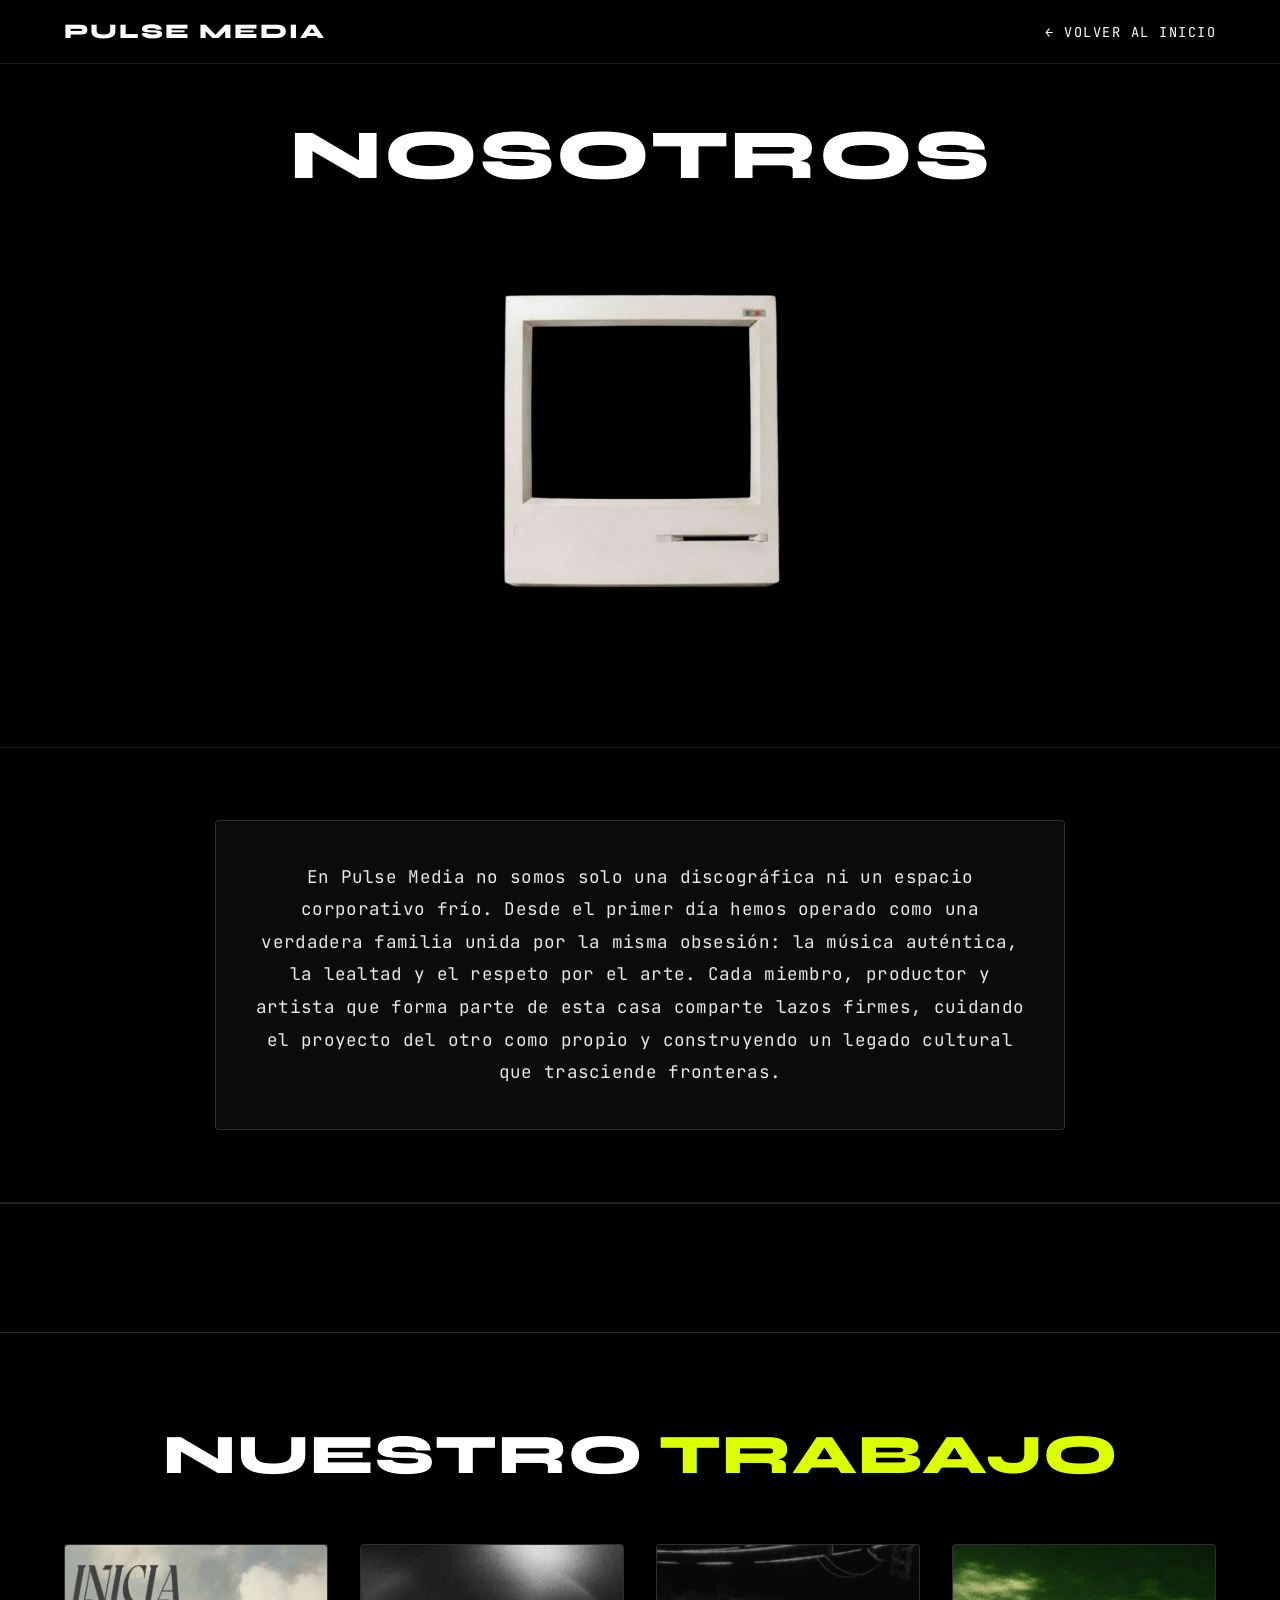
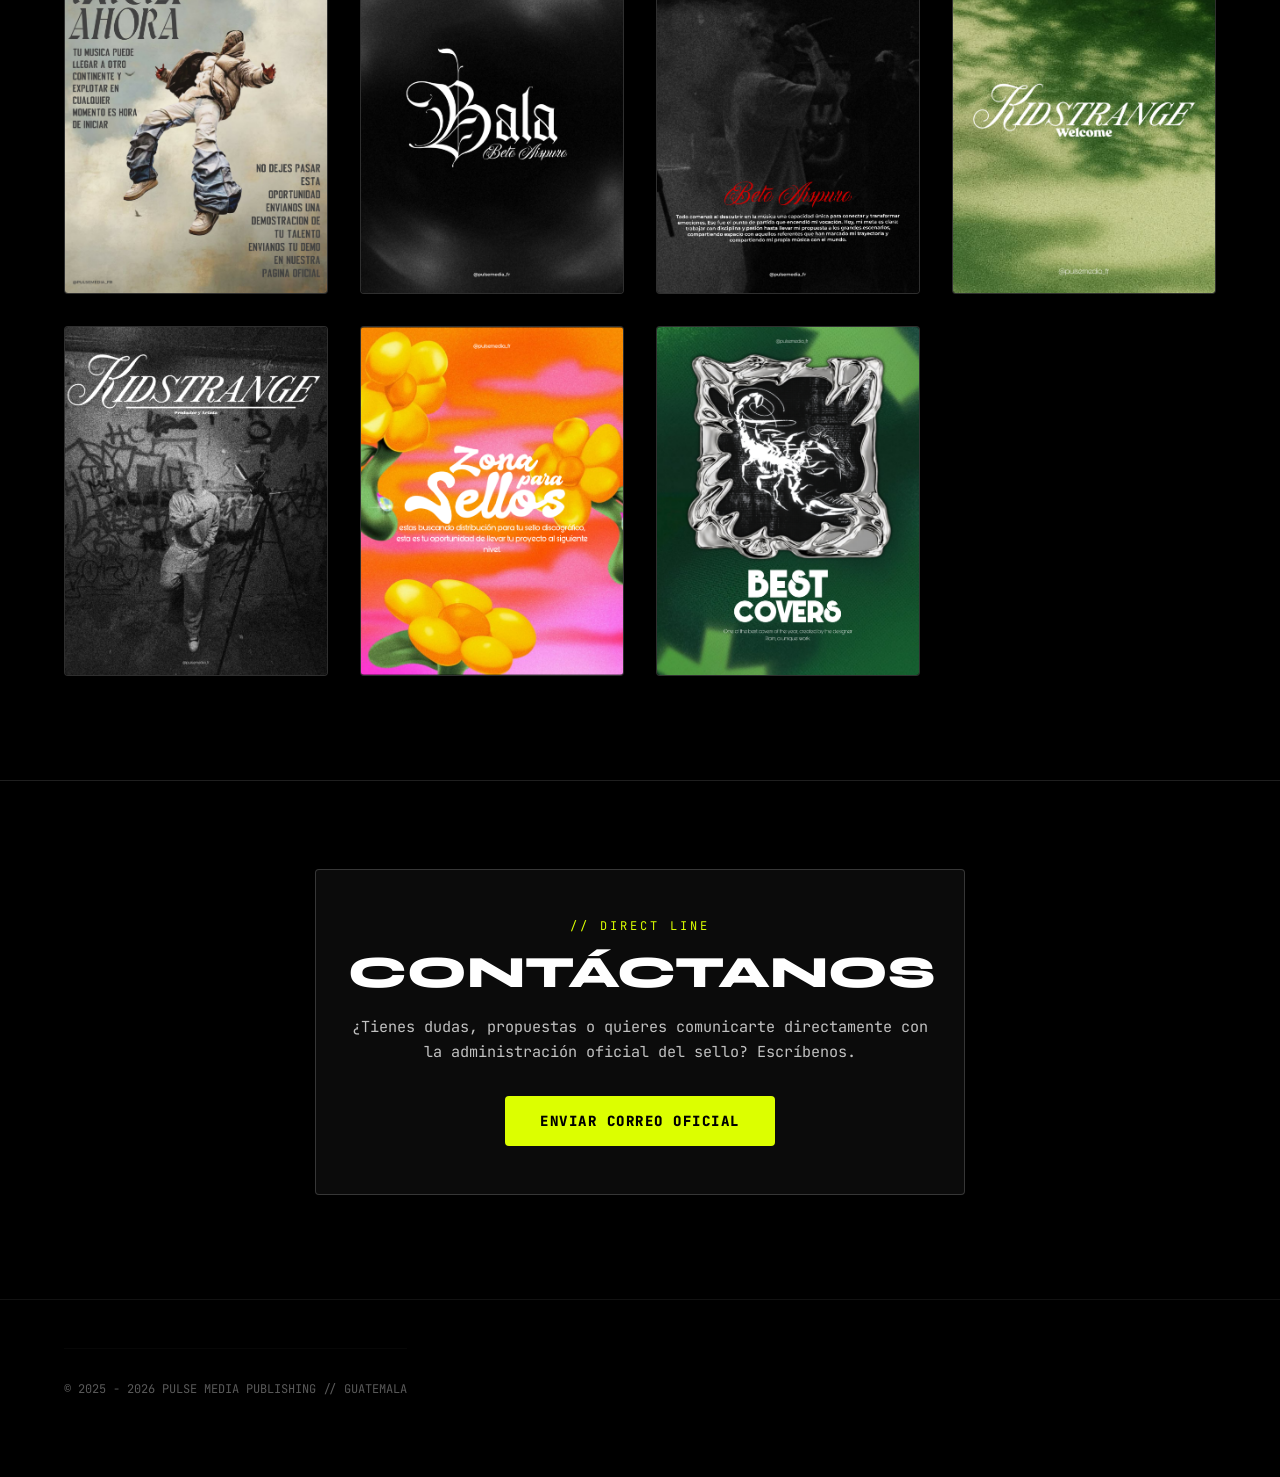
<file: acerca.html>
<!DOCTYPE html>
<html lang="es">
<head>
  <meta charset="UTF-8">
  <meta name="viewport" content="width=device-width, initial-scale=1.0, maximum-scale=1.0, user-scalable=no">
  <title>PULSE MEDIA — Acerca de Pulse</title>
  
  <link rel="preconnect" href="https://fonts.googleapis.com">
  <link rel="preconnect" href="https://fonts.gstatic.com" crossorigin>
  <link href="https://fonts.googleapis.com/css2?family=JetBrains+Mono:wght@400;700&family=Syne:wght@700;800;900&display=swap" rel="stylesheet">
  
  <link rel="stylesheet" href="styles.css">

  <style>
    :root {
      --font-display: 'Syne', sans-serif;
      --font-mono: 'JetBrains Mono', monospace;
      --accent-neon: #dcff00;
    }

    *, *::before, *::after {
      box-sizing: border-box !important;
    }

    html, body {
      background: #000 !important;
      color: #fff !important;
      font-family: var(--font-display);
      width: 100%;
      min-height: 100vh;
      overflow-x: hidden !important;
      margin: 0;
      padding: 0;
      -webkit-text-size-adjust: 100%;
    }

    /* HEADER FIJO */
    header {
      position: sticky;
      top: 0;
      left: 0;
      width: 100%;
      padding: 1.2rem 5%;
      display: flex;
      justify-content: space-between;
      align-items: center;
      z-index: 999;
      background: rgba(0, 0, 0, 0.95);
      backdrop-filter: blur(12px);
      border-bottom: 1px solid rgba(255, 255, 255, 0.1);
    }

    .brand-logo {
      font-family: var(--font-display);
      font-size: clamp(1rem, 2vw, 1.3rem);
      font-weight: 900;
      letter-spacing: 2px;
      text-transform: uppercase;
      color: #fff;
      text-decoration: none;
    }

    .btn-back-home {
      font-family: var(--font-mono);
      font-size: clamp(0.7rem, 1.2vw, 0.85rem);
      color: #fff;
      text-decoration: none;
      letter-spacing: 1.5px;
      text-transform: uppercase;
      transition: color 0.3s ease;
    }

    .btn-back-home:hover {
      color: var(--accent-neon);
    }

    /* HERO NOSOTROS */
    .about-hero-section {
      position: relative;
      width: 100%;
      display: flex;
      flex-direction: column;
      align-items: center;
      justify-content: center;
      padding: 3.5rem 5% 4rem;
      text-align: center;
      overflow: hidden;
      background: #000;
    }

    .bg-pulsfond {
      position: absolute;
      top: 0;
      left: 0;
      width: 100%;
      height: 100%;
      object-fit: cover;
      opacity: 0.25;
      z-index: 1;
      pointer-events: none;
    }

    .about-hero-section > *:not(.bg-pulsfond) {
      position: relative;
      z-index: 2;
    }

    .nosotros-title {
      font-family: var(--font-display);
      font-size: clamp(2.2rem, 5.5vw, 4.5rem);
      font-weight: 900;
      text-transform: uppercase;
      letter-spacing: 2px;
      margin: 0 0 2rem 0;
      color: #fff;
      line-height: 1;
    }

    /* ESTRUCTURA PERFECTA DE LA TELEVISIÓN */
    .tv-wrapper {
      position: relative;
      width: 100%;
      max-width: 460px;
      margin: 0 auto;
      display: flex;
      justify-content: center;
      align-items: center;
    }

    .tv-frame-img {
      width: 100%;
      height: auto;
      display: block;
      position: relative;
      z-index: 5;
      pointer-events: none;
    }

    /* Recorte de la pantalla exacto sin sobresalir */
    .tv-screen-clip {
      position: absolute;
      top: 18.2%;
      left: 17.8%;
      width: 64.4%;
      height: 52.6%;
      z-index: 3;
      overflow: hidden !important;
      background: #000;
      border-radius: 2px;
    }

    .tv-screen-clip video {
      width: 100%;
      height: 100%;
      object-fit: cover;
      display: block;
    }

    /* Scanlines limitados estrictamente a la pantalla */
    .tv-vhs-lines {
      position: absolute;
      top: 0;
      left: 0;
      width: 100%;
      height: 100%;
      z-index: 4;
      pointer-events: none;
      background: linear-gradient(
        rgba(18, 16, 16, 0) 50%, 
        rgba(0, 0, 0, 0.4) 50%
      );
      background-size: 100% 4px;
      opacity: 0.75;
    }

    /* SECCIÓN FAMILIA */
    .family-section {
      position: relative;
      z-index: 10;
      padding: 4.5rem 6%;
      text-align: center;
      background: #000;
      border-top: 1px solid rgba(255, 255, 255, 0.12);
      border-bottom: 1px solid rgba(255, 255, 255, 0.12);
    }

    .family-box {
      max-width: 850px;
      margin: 0 auto;
      padding: 2.5rem 2rem;
      border: 1px solid rgba(255, 255, 255, 0.15);
      border-radius: 4px;
      background: rgba(12, 12, 12, 0.95);
      box-shadow: 0 20px 40px rgba(0,0,0,0.8);
    }

    .family-text {
      font-family: var(--font-mono);
      font-size: clamp(0.88rem, 1.5vw, 1.1rem);
      color: rgba(255, 255, 255, 0.9);
      line-height: 1.85;
      letter-spacing: 0.3px;
      margin: 0;
    }

    /* TIRA DIVISORA COMPLETA SINO CORTES */
    .tira-banner {
      position: relative;
      width: 100%;
      height: 130px;
      overflow: hidden;
      z-index: 10;
      background: #000;
      border-top: 1px solid rgba(255, 255, 255, 0.15);
      border-bottom: 1px solid rgba(255, 255, 255, 0.15);
    }

    .tira-banner video {
      width: 100%;
      height: 100%;
      object-fit: cover;
      object-position: center;
      display: block;
      filter: contrast(1.15) brightness(0.9);
    }

    /* GALERÍA DE TRABAJO */
    .work-floating-section {
      position: relative;
      z-index: 10;
      padding: 5.5rem 5% 6.5rem;
      text-align: center;
      background: #000;
    }

    .work-title {
      font-family: var(--font-display);
      font-size: clamp(2rem, 4.5vw, 3.5rem);
      font-weight: 900;
      text-transform: uppercase;
      margin: 0 0 3.5rem 0;
      letter-spacing: 1px;
    }

    .floating-gallery-grid {
      display: grid;
      grid-template-columns: repeat(auto-fit, minmax(250px, 1fr));
      gap: 2rem;
      max-width: 1250px;
      margin: 0 auto;
    }

    .card-3d-float {
      position: relative;
      width: 100%;
      height: 350px;
      border-radius: 4px;
      overflow: hidden;
      border: 1px solid rgba(255, 255, 255, 0.15);
      background: #0a0a0a;
      transition: transform 0.3s ease, border-color 0.3s ease;
    }

    .card-3d-float:hover {
      border-color: rgba(255, 255, 255, 0.5);
      transform: translateY(-5px);
    }

    .card-3d-float img {
      width: 100%;
      height: 100%;
      object-fit: cover;
      pointer-events: none;
    }

    /* CONTACTO FINAL */
    .contact-section {
      position: relative;
      padding: 5.5rem 5% 6.5rem;
      text-align: center;
      overflow: hidden;
      z-index: 10;
      border-top: 1px solid rgba(255, 255, 255, 0.12);
      background: #000;
    }

    .contact-content {
      position: relative;
      z-index: 3;
      max-width: 650px;
      margin: 0 auto;
      background: rgba(12, 12, 12, 0.95);
      border: 1px solid rgba(255, 255, 255, 0.18);
      padding: 3rem 2rem;
      border-radius: 4px;
    }

    .contact-title {
      font-family: var(--font-display);
      font-size: clamp(1.8rem, 3.5vw, 2.8rem);
      font-weight: 900;
      text-transform: uppercase;
      margin: 0 0 1rem 0;
      color: #fff;
    }

    .contact-desc {
      font-family: var(--font-mono);
      font-size: clamp(0.8rem, 1.3vw, 0.95rem);
      color: rgba(255, 255, 255, 0.75);
      margin-bottom: 2rem;
      line-height: 1.6;
    }

    .btn-contact-mail {
      display: inline-block;
      background: var(--accent-neon);
      color: #000;
      font-family: var(--font-mono);
      font-size: clamp(0.78rem, 1.2vw, 0.88rem);
      font-weight: 800;
      text-transform: uppercase;
      letter-spacing: 1.5px;
      padding: 1rem 2.2rem;
      border-radius: 4px;
      text-decoration: none;
      transition: transform 0.2s ease, background 0.3s ease;
    }

    .btn-contact-mail:hover {
      background: #fff;
      transform: translateY(-2px);
    }

    @media (max-width: 600px) {
      header {
        padding: 1rem 4%;
      }
      .about-hero-section {
        padding: 2.5rem 4% 3rem;
      }
      .family-section {
        padding: 3rem 4%;
      }
      .family-box {
        padding: 1.5rem 1rem;
      }
      .tira-banner {
        height: 90px;
      }
      .contact-section {
        padding: 4rem 4% 5rem;
      }
    }
  </style>
</head>
<body class="theme-dark">

  <!-- HEADER -->
  <header>
    <a href="index.html" class="brand-logo">Pulse Media</a>
    <a href="index.html" class="btn-back-home">&larr; VOLVER AL INICIO</a>
  </header>

  <main>
    <!-- SECCIÓN NOSOTROS Y PANTALLA CRT BLINDADA -->
    <section class="about-hero-section">
      <video class="bg-pulsfond" autoplay muted loop playsinline preload="metadata">
        <source src="acercade/pulsfond.mp4" type="video/mp4">
      </video>

      <h1 class="nosotros-title">Nosotros</h1>

      <div class="tv-wrapper">
        <!-- MARCO FRONTal -->
        <img src="acercade/tele.png" alt="Monitor Retro Pulse" class="tv-frame-img">

        <!-- PANTALLA CORTADA DENTRO DEL MARCO -->
        <div class="tv-screen-clip">
          <video autoplay muted loop playsinline preload="metadata">
            <source src="acercade/televideo.mp4" type="video/mp4">
          </video>
          <div class="tv-vhs-lines"></div>
        </div>
      </div>
    </section>

    <!-- SECCIÓN FAMILIA -->
    <section class="family-section">
      <div class="family-box">
        <p class="family-text">
          En Pulse Media no somos solo una discográfica ni un espacio corporativo frío. Desde el primer día hemos operado como una verdadera familia unida por la misma obsesión: la música auténtica, la lealtad y el respeto por el arte. Cada miembro, productor y artista que forma parte de esta casa comparte lazos firmes, cuidando el proyecto del otro como propio y construyendo un legado cultural que trasciende fronteras.
        </p>
      </div>
    </section>

    <!-- TIRA DIVISORA -->
    <div class="tira-banner">
      <video autoplay muted loop playsinline preload="metadata">
        <source src="acercade/tira.mp4" type="video/mp4">
      </video>
    </div>

    <!-- GALERÍA DE TRABAJO -->
    <section class="work-floating-section">
      <h2 class="work-title">Nuestro <span style="color: var(--accent-neon);">Trabajo</span></h2>

      <div class="floating-gallery-grid">
        <div class="card-3d-float"><img src="acercade/foto1.jpg" alt="Archivo Pulse 1"></div>
        <div class="card-3d-float"><img src="acercade/foto2.jpg" alt="Archivo Pulse 2"></div>
        <div class="card-3d-float"><img src="acercade/foto3.png" alt="Archivo Pulse 3"></div>
        <div class="card-3d-float"><img src="acercade/foto4.jpg" alt="Archivo Pulse 4"></div>
        <div class="card-3d-float"><img src="acercade/foto5.png" alt="Archivo Pulse 5"></div>
        <div class="card-3d-float"><img src="acercade/foto6.png" alt="Archivo Pulse 6"></div>
        <div class="card-3d-float"><img src="acercade/foto7.png" alt="Archivo Pulse 7"></div>
      </div>
    </section>

    <!-- CONTACTO FINAL -->
    <section class="contact-section">
      <video class="bg-pulsfond" autoplay muted loop playsinline preload="metadata">
        <source src="acercade/pulsfond.mp4" type="video/mp4">
      </video>

      <div class="contact-content">
        <span style="font-family: var(--font-mono); font-size: 0.75rem; color: var(--accent-neon); letter-spacing: 3px; display: block; margin-bottom: 0.8rem;">// DIRECT LINE</span>
        <h2 class="contact-title">Contáctanos</h2>
        <p class="contact-desc">
          ¿Tienes dudas, propuestas o quieres comunicarte directamente con la administración oficial del sello? Escríbenos.
        </p>
        <a href="mailto:pulselabel.oficial@gmail.com" class="btn-contact-mail">Enviar Correo Oficial</a>
      </div>
    </section>
  </main>

  <footer>
    <div style="text-align: center; padding: 2rem 0; font-family: var(--font-mono); font-size: 0.75rem; opacity: 0.5; border-top: 1px solid rgba(255,255,255,0.08);">
      &copy; 2025 - 2026 PULSE MEDIA PUBLISHING // GUATEMALA
    </div>
  </footer>

  <script>
    if (window.innerWidth > 768) {
      const cards = document.querySelectorAll('.card-3d-float');
      cards.forEach(card => {
        card.addEventListener('mousemove', (e) => {
          const rect = card.getBoundingClientRect();
          const x = e.clientX - rect.left;
          const y = e.clientY - rect.top;
          const centerX = rect.width / 2;
          const centerY = rect.height / 2;
          const rotateX = ((y - centerY) / centerY) * -6;
          const rotateY = ((x - centerX) / centerX) * 6;
          card.style.transform = `perspective(1000px) rotateX(${rotateX}deg) rotateY(${rotateY}deg)`;
        });
        card.addEventListener('mouseleave', () => {
          card.style.transform = '';
        });
      });
    }
  </script>

</body>
</html>
</file>
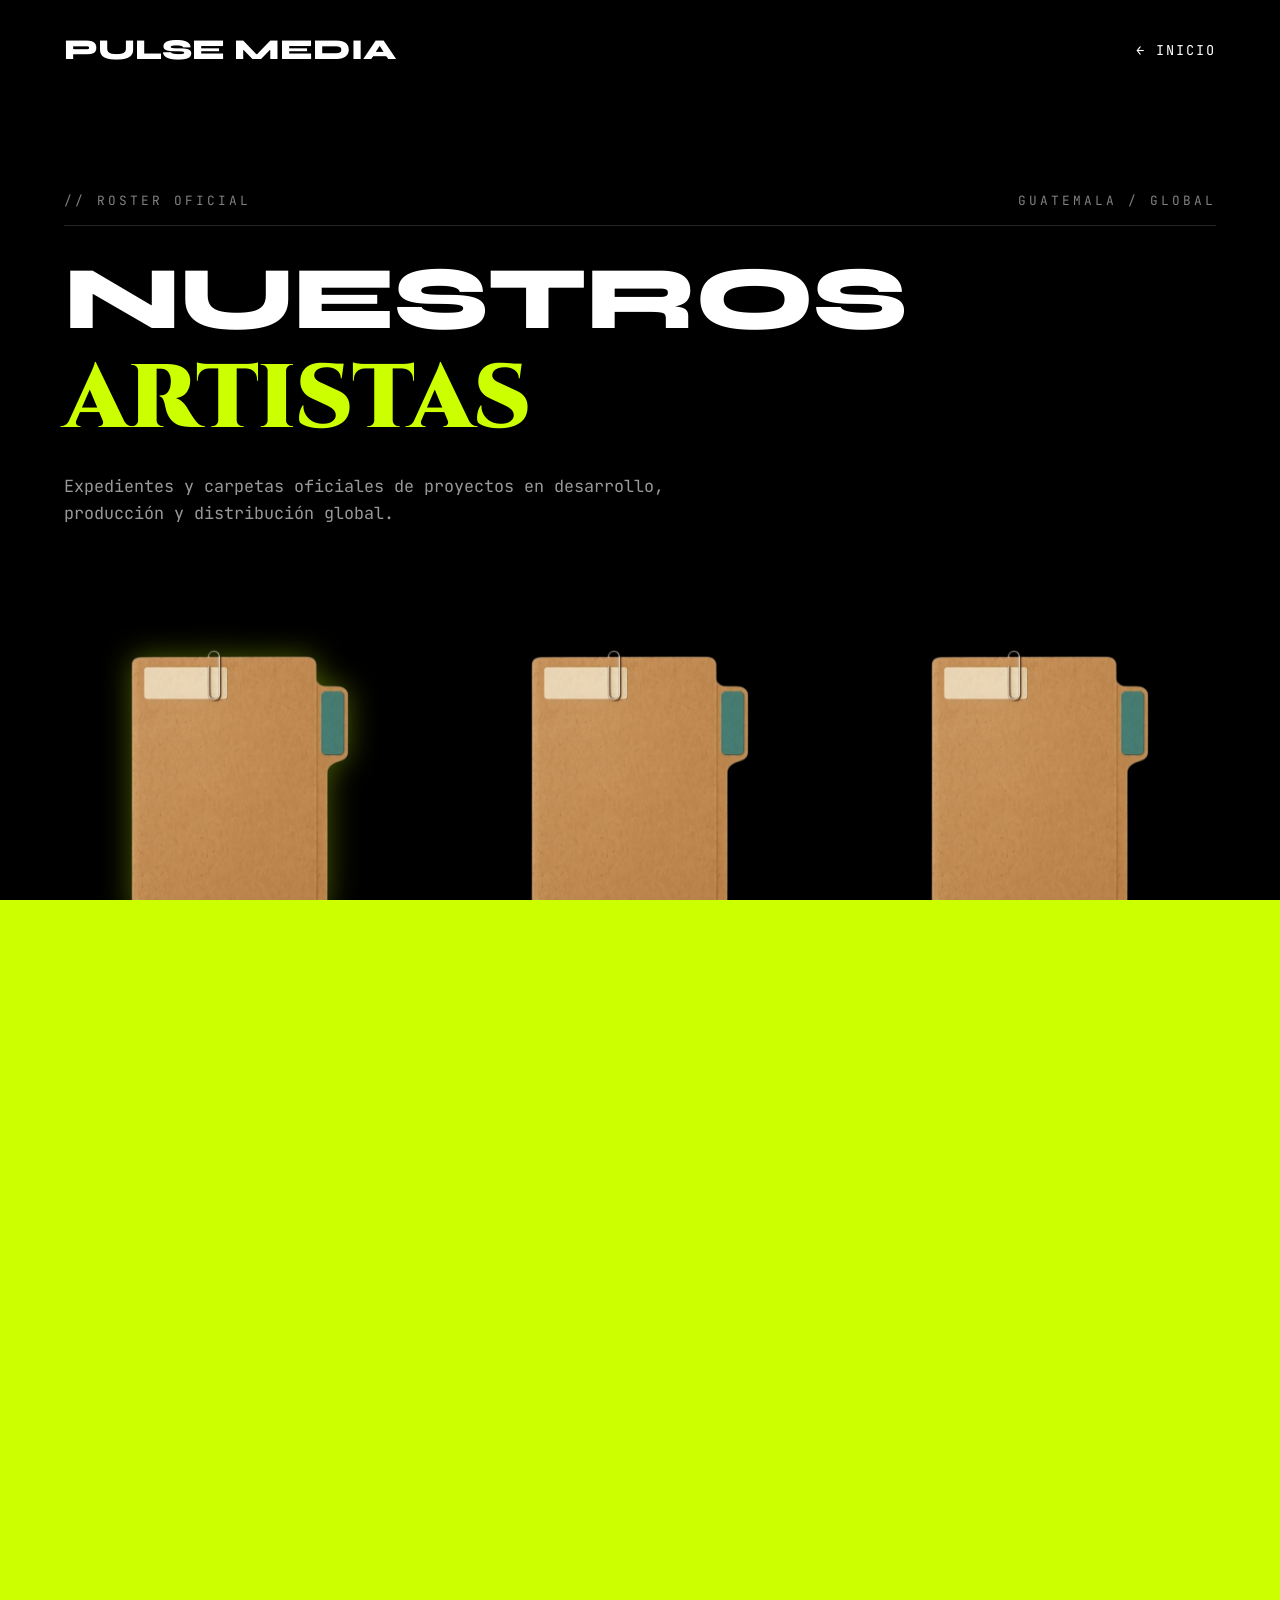
<file: artists.html>
<!DOCTYPE html>
<html lang="es">
<head>
  <meta charset="UTF-8">
  <meta name="viewport" content="width=device-width, initial-scale=1.0">
  <title>PULSE MEDIA — Artistas</title>
  
  <link rel="preconnect" href="https://fonts.googleapis.com">
  <link rel="preconnect" href="https://fonts.gstatic.com" crossorigin>
  <link href="https://fonts.googleapis.com/css2?family=Cinzel+Decorative:wght@700;900&family=JetBrains+Mono:wght@400;700;800&family=Syne:wght@700;800;900&display=swap" rel="stylesheet">
  
  <link rel="stylesheet" href="styles.css">

  <script src="https://cdnjs.cloudflare.com/ajax/libs/gsap/3.12.2/gsap.min.js"></script>
  
  <style>
    /* DESBLOQUEO TOTAL DE SCROLL NATIVO EN PC Y MÓVIL */
    html, body {
      background: #000 !important;
      color: #fff !important;
      font-family: var(--font-display);
      width: 100%;
      height: auto !important;
      min-height: 100vh;
      overflow-x: hidden !important;
      overflow-y: auto !important;
      position: static !important;
      margin: 0;
      padding: 0;
    }

    /* VIDEO DE FONDO AMBIENTAL CORREGIDO */
    .bg-video-container {
      position: fixed;
      top: 0;
      left: 0;
      width: 100vw;
      height: 100vh;
      overflow: hidden;
      z-index: -99;
      pointer-events: none;
      background: #000;
    }

    .bg-video-container video {
      width: 100%;
      height: 100%;
      object-fit: cover;
      opacity: 0.4;
      filter: contrast(1.2) brightness(0.6);
    }

    .bg-overlay {
      position: absolute;
      top: 0;
      left: 0;
      width: 100%;
      height: 100%;
      background: radial-gradient(circle, rgba(0,0,0,0.2) 0%, rgba(0,0,0,0.85) 100%);
    }

    /* HEADER FIJO */
    header {
      position: fixed;
      top: 0;
      left: 0;
      width: 100%;
      padding: 2rem 5%;
      display: flex;
      justify-content: space-between;
      align-items: center;
      z-index: 100;
      background: linear-gradient(to bottom, rgba(0,0,0,0.9) 0%, transparent 100%);
      pointer-events: none;
    }

    header * {
      pointer-events: auto;
    }

    .btn-back-home {
      font-family: var(--font-mono);
      font-size: 0.85rem;
      color: #fff;
      text-decoration: none;
      letter-spacing: 2px;
      text-transform: uppercase;
      transition: color 0.3s ease;
    }

    .btn-back-home:hover {
      color: var(--accent-neon, #ccff00);
    }

    /* HERO SECTION */
    .artists-hero {
      padding: 12rem 5% 3rem;
      position: relative;
      z-index: 2;
    }

    .hero-meta-artists {
      display: flex;
      justify-content: space-between;
      font-family: var(--font-mono);
      font-size: 0.8rem;
      color: rgba(255, 255, 255, 0.5);
      letter-spacing: 3px;
      text-transform: uppercase;
      margin-bottom: 1.5rem;
      border-bottom: 1px solid rgba(255, 255, 255, 0.15);
      padding-bottom: 1rem;
    }

    .artists-main-title {
      font-size: clamp(3rem, 7vw, 6rem);
      font-weight: 900;
      line-height: 1.1;
      text-transform: uppercase;
      letter-spacing: -1px;
    }

    .text-white-normal {
      color: #fff;
      font-weight: 900;
    }

    .accent-green-font {
      font-family: 'Cinzel Decorative', serif;
      color: var(--accent-neon, #ccff00);
      font-weight: 900;
      text-transform: lowercase;
    }

    .artists-subtitle {
      font-family: var(--font-mono);
      font-size: clamp(0.9rem, 1.5vw, 1.05rem);
      color: rgba(255, 255, 255, 0.6);
      margin-top: 1.5rem;
      max-width: 650px;
      line-height: 1.6;
    }

    /* GRID DE CARPETAS CON PERSPECTIVA 3D */
    .folder-grid {
      display: grid;
      grid-template-columns: repeat(auto-fit, minmax(280px, 1fr));
      gap: 4rem 3rem;
      padding: 3rem 5% 8rem;
      position: relative;
      z-index: 2;
    }

    .artist-card-item {
      display: flex;
      flex-direction: column;
      align-items: center;
      text-align: center;
      cursor: pointer;
      perspective: 1000px;
    }

    /* WRAPPER 3D */
    .folder-png-wrapper {
      position: relative;
      width: 100%;
      max-width: 320px;
      transform-style: preserve-3d;
      transition: transform 0.2s ease-out, filter 0.5s ease;
      filter: drop-shadow(0 15px 25px rgba(0,0,0,0.8));
    }

    .folder-png-wrapper img {
      width: 100%;
      height: auto;
      display: block;
      object-fit: contain;
      transform: translateZ(20px);
    }

    /* DIFERENCIACIÓN: LA CARPETA ACTIVA DE KID$TRANGE BRILLA MÁS */
    .artist-card-item.active-artist .folder-png-wrapper {
      filter: drop-shadow(0 0 15px rgba(204, 255, 0, 0.35)) drop-shadow(0 20px 30px rgba(0,0,0,0.9));
    }

    .artist-card-item:hover .folder-png-wrapper {
      filter: drop-shadow(0 0 22px rgba(204, 255, 0, 0.5)) drop-shadow(0 20px 30px rgba(0,0,0,0.9));
    }

    /* PANEL DE METADATOS */
    .artist-meta-clean {
      margin-top: 1.8rem;
      display: flex;
      flex-direction: column;
      align-items: center;
      gap: 0.5rem;
    }

    .artist-title-clean {
      font-size: 1.6rem;
      font-weight: 900;
      text-transform: uppercase;
      letter-spacing: 2px;
      color: #fff;
      transition: color 0.3s ease;
    }

    .artist-card-item:hover .artist-title-clean {
      color: var(--accent-neon, #ccff00);
    }

    .artist-status-clean {
      font-family: var(--font-mono);
      font-size: 0.75rem;
      font-weight: 700;
      color: var(--accent-neon, #ccff00);
      letter-spacing: 3px;
      text-transform: uppercase;
      opacity: 0.85;
      display: flex;
      align-items: center;
      gap: 6px;
      position: relative;
      overflow: hidden;
      height: 20px;
      transition: all 0.3s ease;
    }

    .status-text {
      display: inline-block;
      transition: transform 0.3s ease, opacity 0.3s ease;
    }

    .artist-card-item:hover .status-text {
      transform: translateY(-100%);
      opacity: 0;
    }

    .status-text-hover {
      position: absolute;
      top: 0;
      left: 0;
      width: 100%;
      height: 100%;
      display: flex;
      align-items: center;
      justify-content: center;
      transform: translateY(100%);
      opacity: 0;
      color: #fff;
      font-size: 0.7rem;
      letter-spacing: 2px;
      transition: transform 0.3s ease, opacity 0.3s ease;
    }

    .artist-card-item:hover .status-text-hover {
      transform: translateY(0);
      opacity: 1;
    }

    .status-dot-green {
      width: 5px;
      height: 5px;
      background: var(--accent-neon, #ccff00);
      border-radius: 50%;
      box-shadow: 0 0 8px var(--accent-neon, #ccff00);
      animation: pulseDot 1.8s infinite;
    }

    @keyframes pulseDot {
      0%, 100% { opacity: 1; }
      50% { opacity: 0.3; }
    }

    /* VENTANA MODAL (EXPEDIENTE FLOTANTE MEJORADO DE KID$TRANGE) */
    .modal-overlay {
      position: fixed;
      top: 0;
      left: 0;
      width: 100%;
      height: 100%;
      background: rgba(0, 0, 0, 0.9);
      backdrop-filter: blur(12px);
      display: flex;
      justify-content: center;
      align-items: center;
      z-index: 9999;
      opacity: 0;
      visibility: hidden;
      transition: opacity 0.35s ease, visibility 0.35s ease;
    }

    .modal-overlay.active {
      opacity: 1;
      visibility: visible;
    }

    .modal-content {
      background: #080808;
      border: 1px solid rgba(255, 255, 255, 0.2);
      border-left: 4px solid var(--accent-neon, #ccff00);
      width: 90%;
      max-width: 650px;
      padding: 3rem;
      border-radius: 2px;
      position: relative;
      box-shadow: 0 25px 50px rgba(0,0,0,0.95);
      transform: translateY(20px) scale(0.98);
      transition: transform 0.35s cubic-bezier(0.16, 1, 0.3, 1);
    }

    .modal-overlay.active .modal-content {
      transform: translateY(0) scale(1);
    }

    .modal-close {
      position: absolute;
      top: 1.5rem;
      right: 1.5rem;
      background: rgba(255, 255, 255, 0.05);
      border: 1px solid rgba(255, 255, 255, 0.2);
      color: #fff;
      font-family: var(--font-mono);
      font-size: 0.75rem;
      letter-spacing: 2px;
      padding: 0.4rem 0.8rem;
      cursor: pointer;
      border-radius: 2px;
      transition: all 0.3s ease;
    }

    .modal-close:hover {
      background: #fff;
      color: #000;
      border-color: #fff;
    }

    .modal-tag {
      font-family: var(--font-mono);
      font-size: 0.68rem;
      color: rgba(255, 255, 255, 0.5);
      letter-spacing: 3px;
      text-transform: uppercase;
      margin-bottom: 0.5rem;
      display: block;
    }

    .modal-title {
      font-family: var(--font-display);
      font-size: 2.4rem;
      font-weight: 900;
      text-transform: uppercase;
      margin: 0 0 0.3rem 0;
      color: #fff;
      letter-spacing: 1px;
    }

    .modal-subtitle {
      font-family: var(--font-mono);
      font-size: 0.75rem;
      color: var(--accent-neon, #ccff00);
      text-transform: uppercase;
      letter-spacing: 2.5px;
      margin-bottom: 2rem;
    }

    .modal-body-text {
      font-family: var(--font-mono);
      font-size: 0.88rem;
      color: rgba(255, 255, 255, 0.82);
      line-height: 1.8;
      margin-bottom: 2rem;
      border-top: 1px solid rgba(255, 255, 255, 0.08);
      padding-top: 1.5rem;
    }

    .modal-links {
      display: flex;
      gap: 1rem;
      flex-wrap: wrap;
    }

    .modal-link-btn {
      display: inline-block;
      background: rgba(255, 255, 255, 0.03);
      border: 1px solid rgba(255, 255, 255, 0.2);
      color: #fff;
      font-family: var(--font-mono);
      font-size: 0.75rem;
      font-weight: 700;
      padding: 0.8rem 1.4rem;
      text-decoration: none;
      text-transform: uppercase;
      letter-spacing: 2px;
      border-radius: 2px;
      transition: all 0.3s ease;
    }

    .modal-link-btn:hover {
      background: var(--accent-neon, #ccff00);
      color: #000;
      border-color: var(--accent-neon, #ccff00);
      transform: translateY(-2px);
    }
  </style>
</head>
<body class="theme-dark">

  <!-- VIDEO DE FONDO AMBIENTAL CORREGIDO -->
  <div class="bg-video-container">
    <video autoplay muted loop playsinline preload="auto">
      <source src="./videos/fondoartistas[1].mp4" type="video/mp4">
      <source src="videos/fondoartistas[1].mp4" type="video/mp4">
    </video>
    <div class="bg-overlay"></div>
  </div>

  <div id="page-curtain"></div>

  <!-- HEADER FIJO -->
  <header>
    <a href="index.html" class="brand-logo" onclick="triggerCurtain(event, 'index.html')">Pulse Media</a>
    <a href="index.html" class="btn-back-home" onclick="triggerCurtain(event, 'index.html')">&larr; INICIO</a>
  </header>

  <main>
    <!-- HERO SECTION -->
    <section class="artists-hero">
      <div class="hero-meta-artists">
        <span>// ROSTER OFICIAL</span>
        <span>GUATEMALA / GLOBAL</span>
      </div>
      <h1 class="artists-main-title">
        <span class="text-white-normal">Nuestros</span> <span class="accent-green-font">Artistas</span>
      </h1>
      <p class="artists-subtitle">
        Expedientes y carpetas oficiales de proyectos en desarrollo, producción y distribución global.
      </p>
    </section>

    <!-- GRID CON EFECTO 3D Y DIFERENCIACIÓN DE CARPETA ACTIVA -->
    <section class="folder-grid">
      
      <!-- ARTISTA 01: KID$TRANGE (ACTIVO CON DATOS) -->
      <div class="artist-card-item active-artist" data-tilt onclick="openModal()">
        <div class="folder-png-wrapper">
          <img src="artist/artista1.png" alt="KID$TRANGE">
        </div>
        <div class="artist-meta-clean">
          <div class="artist-title-clean">KID$TRANGE</div>
          <div class="artist-status-clean">
            <span class="status-text"><span class="status-dot-green"></span> Ver Expediente</span>
            <span class="status-text-hover">FILE // SECURE-01</span>
          </div>
        </div>
      </div>

      <!-- ARTISTA 02 (VACÍO / PRÓXIMAMENTE) -->
      <div class="artist-card-item" data-tilt>
        <div class="folder-png-wrapper">
          <img src="artist/artista2.png" alt="Artista 02">
        </div>
        <div class="artist-meta-clean">
          <div class="artist-title-clean">Artista 02</div>
          <div class="artist-status-clean">
            <span class="status-text"><span class="status-dot-green"></span> Próximamente</span>
            <span class="status-text-hover">FILE // SECURE-02</span>
          </div>
        </div>
      </div>

      <!-- ARTISTA 03 (VACÍO / PRÓXIMAMENTE) -->
      <div class="artist-card-item" data-tilt>
        <div class="folder-png-wrapper">
          <img src="artist/artista3.png" alt="Artista 03">
        </div>
        <div class="artist-meta-clean">
          <div class="artist-title-clean">Artista 03</div>
          <div class="artist-status-clean">
            <span class="status-text"><span class="status-dot-green"></span> Próximamente</span>
            <span class="status-text-hover">FILE // SECURE-03</span>
          </div>
        </div>
      </div>

      <!-- ARTISTA 04 (VACÍO / PRÓXIMAMENTE) -->
      <div class="artist-card-item" data-tilt>
        <div class="folder-png-wrapper">
          <img src="artist/artista4.png" alt="Artista 04">
        </div>
        <div class="artist-meta-clean">
          <div class="artist-title-clean">Artista 04</div>
          <div class="artist-status-clean">
            <span class="status-text"><span class="status-dot-green"></span> Próximamente</span>
            <span class="status-text-hover">FILE // SECURE-04</span>
          </div>
        </div>
      </div>

      <!-- ARTISTA 05 (VACÍO / PRÓXIMAMENTE) -->
      <div class="artist-card-item" data-tilt>
        <div class="folder-png-wrapper">
          <img src="artist/artista5.png" alt="Artista 05">
        </div>
        <div class="artist-meta-clean">
          <div class="artist-title-clean">Artista 05</div>
          <div class="artist-status-clean">
            <span class="status-text"><span class="status-dot-green"></span> Próximamente</span>
            <span class="status-text-hover">FILE // SECURE-05</span>
          </div>
        </div>
      </div>

    </section>
  </main>

  <!-- VENTANA MODAL MEJORADA (EXPEDIENTE DE KID$TRANGE) -->
  <div class="modal-overlay" id="artistModal">
    <div class="modal-content">
      <button class="modal-close" onclick="closeModal()">[X] CERRAR</button>
      <span class="modal-tag">// EXPEDIENTE OFICIAL DE REGISTRO</span>
      <h2 class="modal-title">KID$TRANGE</h2>
      <div class="modal-subtitle">Urban / Alternative Division // Roster Pulse Media</div>
      
      <p class="modal-body-text">
        Artista clave dentro de la división urbana alternativa. Proyecto enfocado en producciones independientes de alto impacto sonoro y texturas de vanguardia. Catálogo disponible en plataformas digitales y seguimiento activo en redes sociales bajo el registro oficial <strong>@kidstrangeee</strong>.
      </p>

      <div class="modal-links">
        <a href="https://www.instagram.com/kidstrangeee" target="_blank" class="modal-link-btn">Instagram (@kidstrangeee)</a>
        <a href="https://open.spotify.com" target="_blank" class="modal-link-btn">Spotify Roster</a>
      </div>
    </div>
  </div>

  <!-- FOOTER -->
  <footer>
    <div>&copy; 2025 - 2026 PULSE MEDIA PUBLISHING</div>
    <div>GUATEMALA // GLOBAL OPS</div>
  </footer>

  <!-- SCRIPTS -->
  <script>
    document.querySelectorAll('.artist-card-item').forEach(card => {
      const wrapper = card.querySelector('.folder-png-wrapper');

      card.addEventListener('mousemove', (e) => {
        const rect = card.getBoundingClientRect();
        const x = e.clientX - rect.left - rect.width / 2;
        const y = e.clientY - rect.top - rect.height / 2;
        
        const rotateX = (-y / 12);
        const rotateY = (x / 12);

        wrapper.style.transform = `rotateX(${rotateX}deg) rotateY(${rotateY}deg) scale(1.02)`;
      });

      card.addEventListener('mouseleave', () => {
        wrapper.style.transform = `rotateX(0deg) rotateY(0deg) scale(1)`;
      });
    });

    /* Funciones para la ventana flotante (Modal) */
    function openModal() {
      document.getElementById('artistModal').classList.add('active');
    }

    function closeModal() {
      document.getElementById('artistModal').classList.remove('active');
    }

    window.onclick = function(event) {
      const modal = document.getElementById('artistModal');
      if (event.target == modal) {
        closeModal();
      }
    }
  </script>

  <script src="app.js"></script>
</body>
</html>
</file>
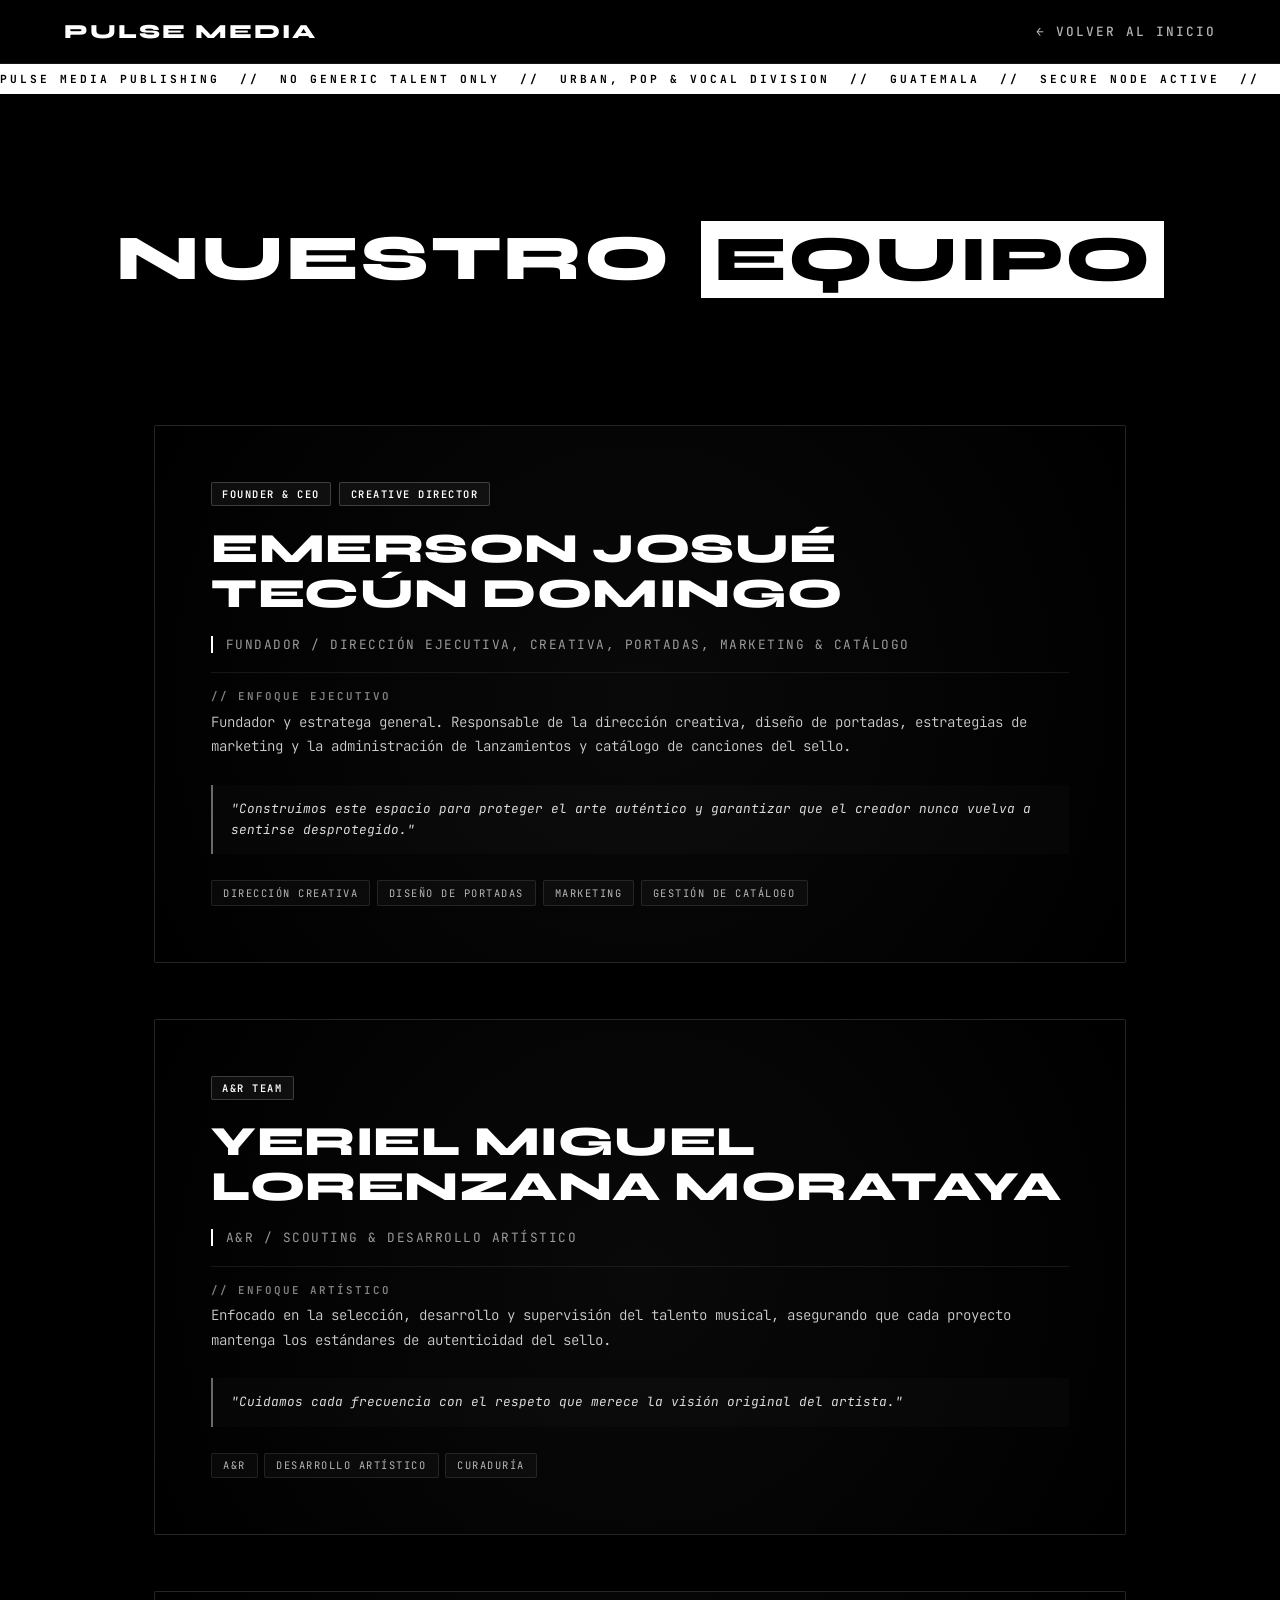
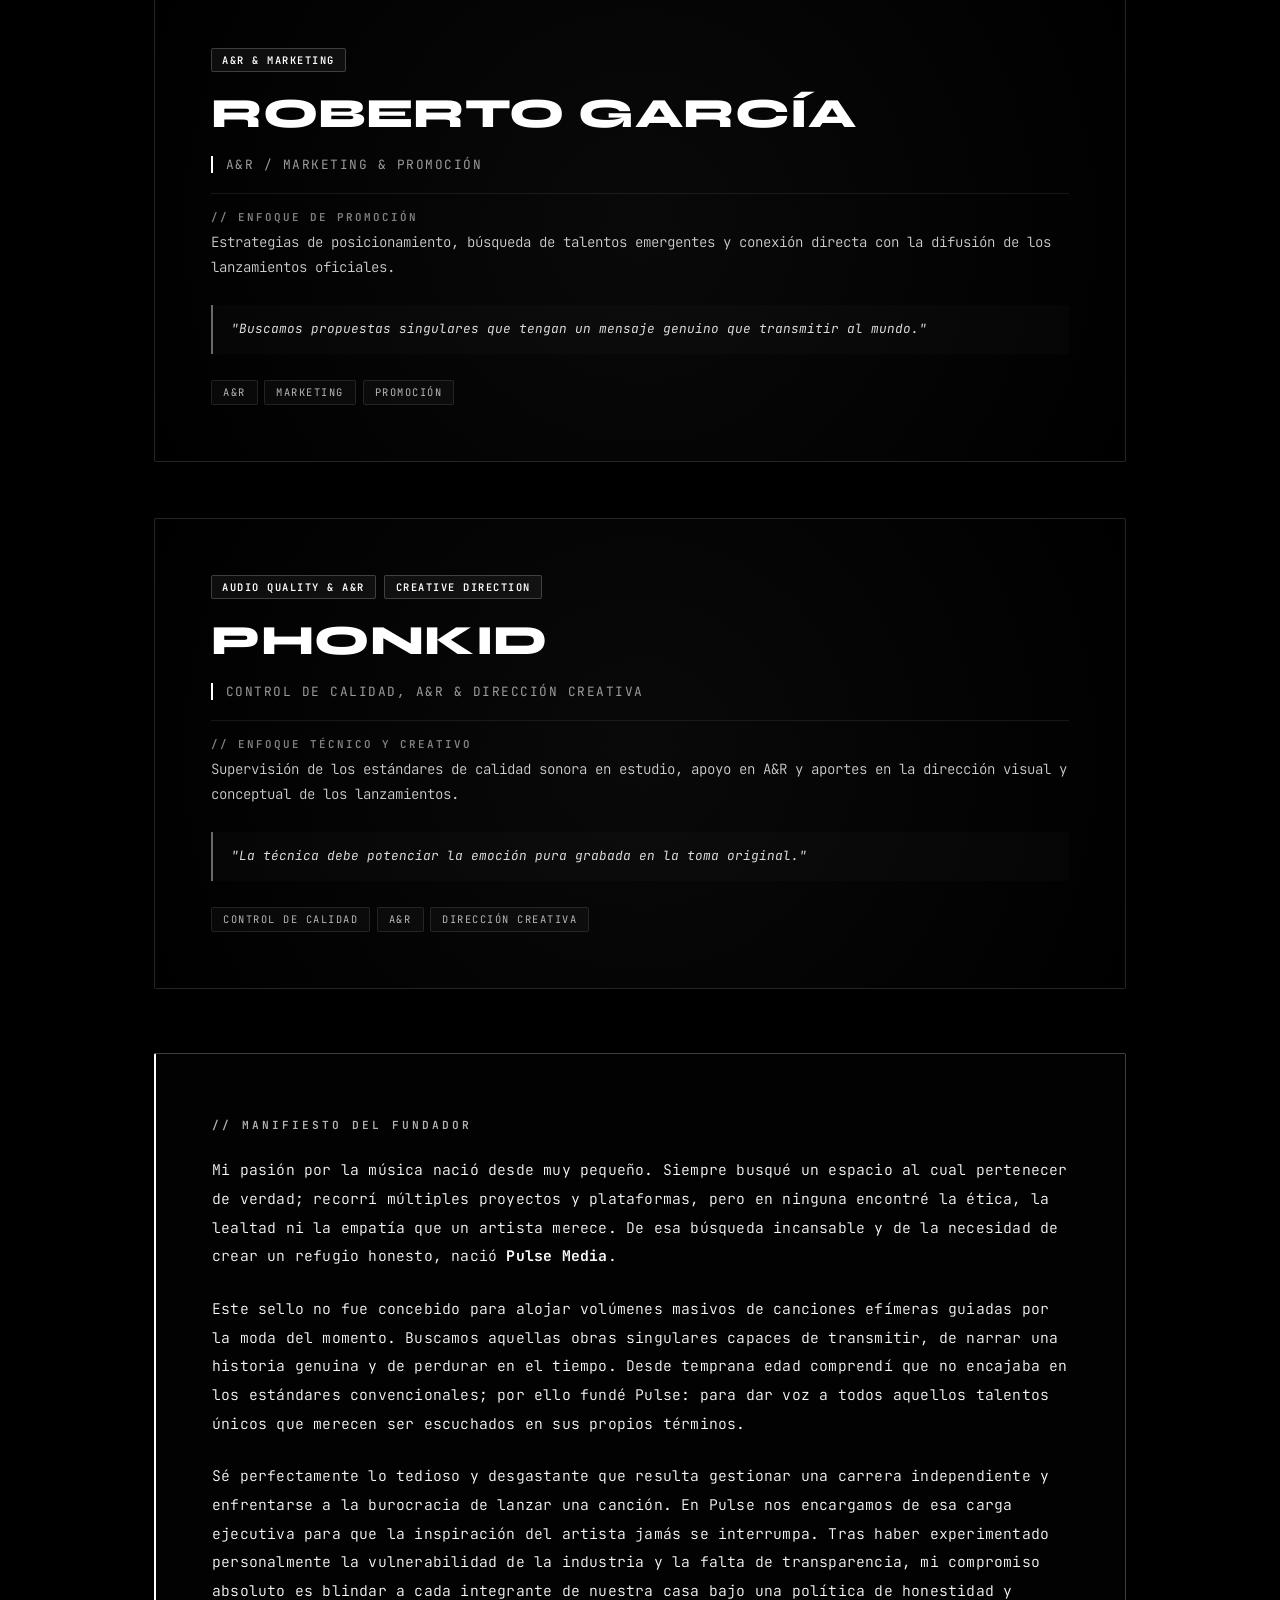
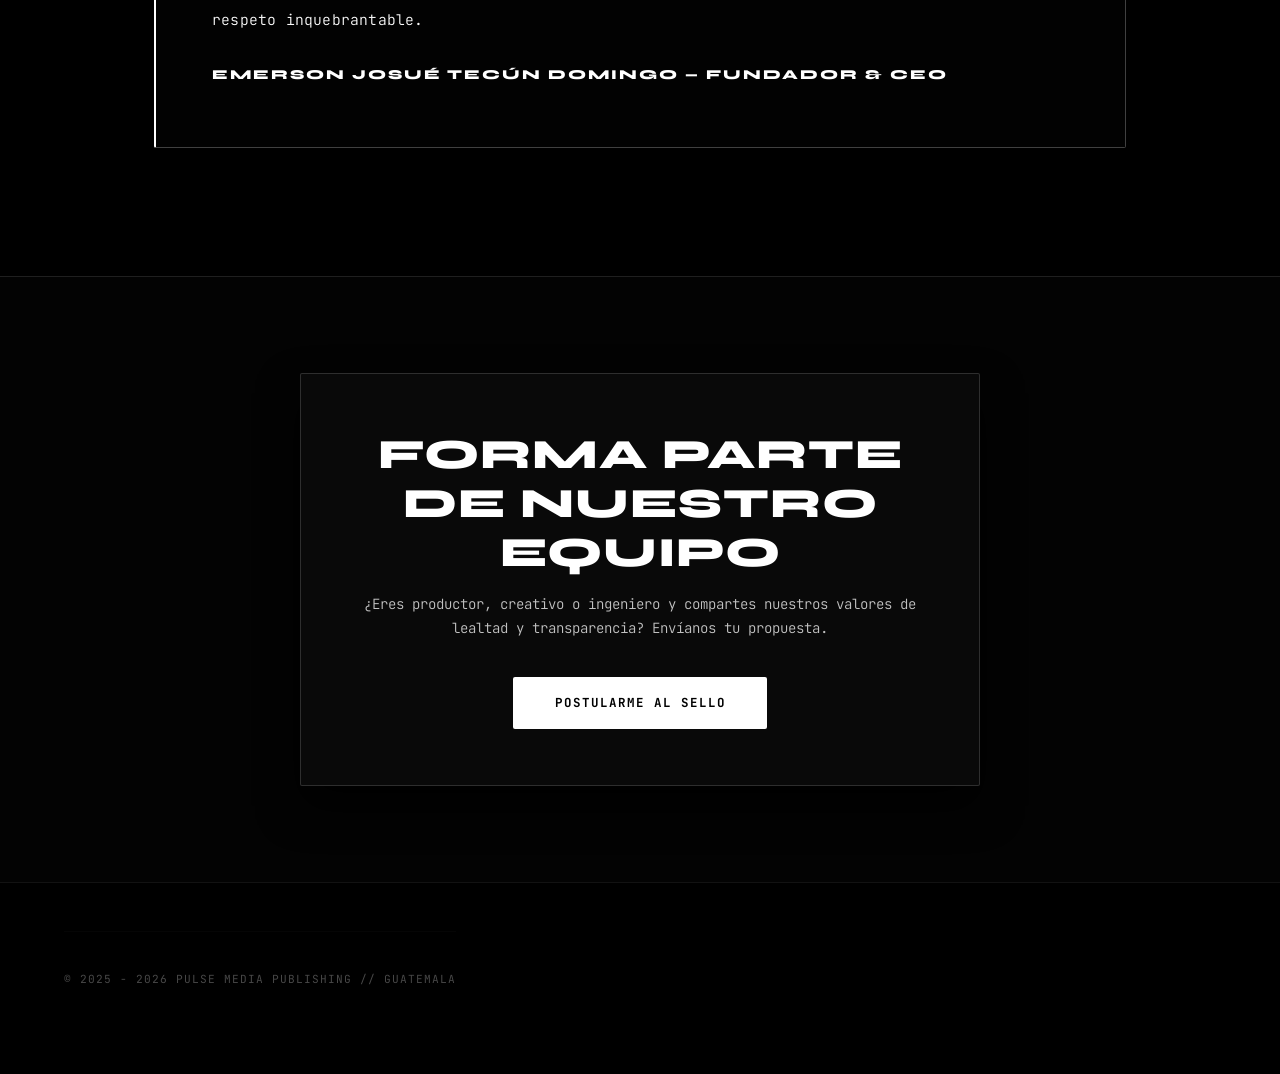
<file: team.html>
<!DOCTYPE html>
<html lang="es">
<head>
  <meta charset="UTF-8">
  <meta name="viewport" content="width=device-width, initial-scale=1.0, maximum-scale=1.0, user-scalable=no">
  <title>PULSE MEDIA — Executive Team</title>
  
  <link rel="preconnect" href="https://fonts.googleapis.com">
  <link rel="preconnect" href="https://fonts.gstatic.com" crossorigin>
  <link href="https://fonts.googleapis.com/css2?family=JetBrains+Mono:wght@300;400;500;700&family=Syne:wght@700;800;900&display=swap" rel="stylesheet">
  
  <link rel="stylesheet" href="styles.css">

  <style>
    :root {
      --font-display: 'Syne', sans-serif;
      --font-mono: 'JetBrains Mono', monospace;
    }

    *, *::before, *::after {
      box-sizing: border-box !important;
    }

    html, body {
      background: #000 !important;
      color: #fff !important;
      font-family: var(--font-mono);
      width: 100%;
      min-height: 100vh;
      overflow-x: hidden !important;
      margin: 0;
      padding: 0;
      -webkit-text-size-adjust: 100%;
    }

    /* HEADER FIJO */
    header {
      position: sticky;
      top: 0;
      left: 0;
      width: 100%;
      padding: 1.2rem 5%;
      display: flex;
      justify-content: space-between;
      align-items: center;
      z-index: 999;
      background: rgba(0, 0, 0, 0.95);
      backdrop-filter: blur(12px);
      border-bottom: 1px solid rgba(255, 255, 255, 0.08);
    }

    .brand-logo {
      font-family: var(--font-display);
      font-size: clamp(1rem, 2vw, 1.25rem);
      font-weight: 900;
      letter-spacing: 2px;
      text-transform: uppercase;
      color: #fff;
      text-decoration: none;
    }

    .btn-back-home {
      font-family: var(--font-mono);
      font-size: clamp(0.7rem, 1.2vw, 0.8rem);
      font-weight: 500;
      color: rgba(255, 255, 255, 0.7);
      text-decoration: none;
      letter-spacing: 2px;
      text-transform: uppercase;
      transition: color 0.3s ease;
    }

    .btn-back-home:hover {
      color: #fff;
    }

    /* TIRA ANIMADA CONTINUA (MARQUEE) */
    .pulse-ticker-bar {
      width: 100%;
      background: #fff;
      color: #000;
      padding: 0.5rem 0;
      overflow: hidden;
      white-space: nowrap;
      font-family: var(--font-mono);
      font-size: 0.7rem;
      font-weight: 700;
      letter-spacing: 3px;
      text-transform: uppercase;
      position: relative;
      z-index: 10;
    }

    .ticker-track {
      display: inline-block;
      animation: tickerScroll 25s linear infinite;
    }

    @keyframes tickerScroll {
      0% { transform: translateX(0); }
      100% { transform: translateX(-50%); }
    }

    /* HERO SUPERIOR (VIDEO MÁS OSCURO) */
    .hero-team-banner {
      position: relative;
      width: 100%;
      min-height: 35vh;
      display: flex;
      flex-direction: column;
      align-items: center;
      justify-content: center;
      padding: 4rem 5% 3rem;
      text-align: center;
      overflow: hidden;
      background: #000;
    }

    .bg-tira-video {
      position: absolute;
      top: 0;
      left: 0;
      width: 100%;
      height: 100%;
      object-fit: cover;
      opacity: 0.25; /* Más oscuro como pediste */
      filter: contrast(1.1) brightness(0.85);
      z-index: 1;
      pointer-events: none;
    }

    .banner-overlay-fade {
      position: absolute;
      top: 0;
      left: 0;
      width: 100%;
      height: 100%;
      background: linear-gradient(
        to bottom, 
        rgba(0, 0, 0, 0.85) 0%, 
        rgba(0, 0, 0, 0.4) 50%, 
        #000 100%
      );
      z-index: 2;
      pointer-events: none;
    }

    /* TÍTULO CON BLOQUE BLANCO Y LETRAS NEGRAS */
    .page-section-title {
      position: relative;
      z-index: 3;
      font-family: var(--font-display);
      font-size: clamp(2rem, 5vw, 4.2rem);
      font-weight: 900;
      text-transform: uppercase;
      letter-spacing: 2px;
      margin: 0;
      color: #fff;
      line-height: 1.1;
    }

    .page-section-title span {
      background: #fff;
      color: #000;
      padding: 0.2rem 0.8rem;
      display: inline-block;
      margin-left: 0.5rem;
    }

    /* CONTENEDOR PRINCIPAL */
    .team-container {
      position: relative;
      width: 100%;
      max-width: 1100px;
      margin: 0 auto;
      padding: 1rem 5% 4rem;
    }

    /* TARJETA DE INTEGRANTE CON EFECTO X-RAY */
    .team-card {
      position: relative;
      z-index: 2;
      background: rgba(8, 8, 8, 0.95);
      border: 1px solid rgba(255, 255, 255, 0.12);
      padding: 3.5rem;
      margin-bottom: 3.5rem;
      border-radius: 2px;
      box-shadow: 0 15px 35px rgba(0,0,0,0.95);
      overflow: hidden;
      transition: border-color 0.4s ease, background 0.4s ease;
    }

    .team-card::before {
      content: "[ X-RAY // NODE_DATA_SECURE // HASH: 0x8F94_PULSE ]";
      position: absolute;
      top: 0;
      left: 0;
      width: 100%;
      height: 100%;
      background: rgba(255, 255, 255, 0.04);
      border: 1px solid rgba(255, 255, 255, 0.4);
      color: rgba(255, 255, 255, 0.15);
      font-family: var(--font-mono);
      font-size: 0.65rem;
      letter-spacing: 3px;
      padding: 1.5rem;
      display: flex;
      align-items: flex-start;
      justify-content: flex-end;
      pointer-events: none;
      opacity: 0;
      transition: opacity 0.3s ease;
      z-index: 4;
    }

    .team-card:hover::before {
      opacity: 1;
    }

    .team-card:hover {
      border-color: rgba(255, 255, 255, 0.6);
      background: rgba(14, 14, 14, 0.98);
    }

    .card-bg-video {
      position: absolute;
      top: 0;
      left: 0;
      width: 100%;
      height: 100%;
      object-fit: cover;
      opacity: 0.12;
      z-index: 1;
      pointer-events: none;
      filter: contrast(1.2) grayscale(1);
    }

    .card-video-overlay {
      position: absolute;
      top: 0;
      left: 0;
      width: 100%;
      height: 100%;
      background: radial-gradient(circle at center, rgba(10,10,10,0.7) 0%, rgba(0,0,0,0.98) 100%);
      z-index: 2;
      pointer-events: none;
    }

    .team-card > *:not(.card-bg-video):not(.card-video-overlay) {
      position: relative;
      z-index: 3;
    }

    /* INFORMACIÓN INTEGRANTE */
    .member-info {
      display: flex;
      flex-direction: column;
      gap: 1.2rem;
    }

    .badges-container {
      display: flex;
      flex-wrap: wrap;
      gap: 0.5rem;
      align-items: center;
    }

    .badge-insignia {
      background: rgba(255, 255, 255, 0.05);
      border: 1px solid rgba(255, 255, 255, 0.2);
      color: #fff;
      font-family: var(--font-mono);
      font-weight: 600;
      font-size: 0.65rem;
      padding: 0.25rem 0.65rem;
      text-transform: uppercase;
      letter-spacing: 1.5px;
      border-radius: 2px;
    }

    .member-name {
      font-family: var(--font-display);
      font-size: clamp(1.8rem, 3.5vw, 2.6rem);
      font-weight: 900;
      text-transform: uppercase;
      line-height: 1.1;
      margin: 0;
      color: #fff;
      letter-spacing: 0.5px;
    }

    .member-role {
      font-family: var(--font-mono);
      font-size: 0.8rem;
      font-weight: 400;
      color: rgba(255, 255, 255, 0.6);
      text-transform: uppercase;
      letter-spacing: 1.5px;
      border-left: 2px solid #fff;
      padding-left: 0.8rem;
    }

    .bio-block {
      border-top: 1px solid rgba(255, 255, 255, 0.08);
      padding-top: 1rem;
    }

    .bio-subtitle {
      font-family: var(--font-mono);
      font-size: 0.68rem;
      font-weight: 600;
      letter-spacing: 2px;
      color: rgba(255, 255, 255, 0.5);
      text-transform: uppercase;
      margin-bottom: 0.4rem;
    }

    .member-bio-text {
      font-family: var(--font-mono);
      font-size: clamp(0.85rem, 1.1vw, 0.95rem);
      font-weight: 300;
      line-height: 1.75;
      color: rgba(255, 255, 255, 0.8);
      margin: 0;
    }

    .quote-message-box {
      background: rgba(255, 255, 255, 0.02);
      border-left: 2px solid rgba(255, 255, 255, 0.4);
      padding: 0.9rem 1.1rem;
      border-radius: 0 2px 2px 0;
      margin-top: 0.4rem;
    }

    .quote-message-text {
      font-family: var(--font-mono);
      font-size: 0.8rem;
      font-style: italic;
      color: rgba(255, 255, 255, 0.85);
      line-height: 1.6;
      margin: 0;
    }

    .skills-block {
      display: flex;
      flex-wrap: wrap;
      gap: 0.4rem;
      margin-top: 0.4rem;
    }

    .skill-chip {
      background: rgba(255, 255, 255, 0.03);
      border: 1px solid rgba(255, 255, 255, 0.1);
      padding: 0.3rem 0.7rem;
      font-family: var(--font-mono);
      font-size: 0.65rem;
      font-weight: 400;
      letter-spacing: 1.5px;
      text-transform: uppercase;
      color: rgba(255, 255, 255, 0.7);
      border-radius: 2px;
    }

    /* MANIFIESTO DEL FUNDADOR (CON VIDEO FONDO.MP4 CLARO E ILUMINADO) */
    .founder-letter-card {
      position: relative;
      z-index: 3;
      max-width: 1100px;
      margin: 4rem auto 0;
      border: 1px solid rgba(255, 255, 255, 0.25);
      border-left: 2px solid #fff;
      padding: 4rem 3.5rem;
      border-radius: 2px;
      overflow: hidden;
      box-shadow: 0 20px 40px rgba(0, 0, 0, 0.95);
      transition: border-color 0.4s ease;
    }

    .founder-letter-card:hover {
      border-color: rgba(255, 255, 255, 0.6);
    }

    .bg-founder-video {
      position: absolute;
      top: 0;
      left: 0;
      width: 100%;
      height: 100%;
      object-fit: cover;
      opacity: 0.85;
      z-index: 1;
      pointer-events: none;
      filter: contrast(1.1) brightness(1.2);
    }

    .founder-video-overlay {
      position: absolute;
      top: 0;
      left: 0;
      width: 100%;
      height: 100%;
      background: rgba(4, 4, 4, 0.68);
      z-index: 2;
      pointer-events: none;
    }

    .founder-letter-card > *:not(.bg-founder-video):not(.founder-video-overlay) {
      position: relative;
      z-index: 3;
    }

    .founder-letter-tag {
      font-family: var(--font-mono);
      font-size: 0.7rem;
      font-weight: 600;
      letter-spacing: 3px;
      color: rgba(255, 255, 255, 0.7);
      text-transform: uppercase;
      margin-bottom: 1.5rem;
      display: block;
    }

    .founder-letter-body {
      font-family: var(--font-mono);
      font-size: clamp(0.88rem, 1.15vw, 1.02rem);
      font-weight: 300;
      line-height: 1.95;
      color: rgba(255, 255, 255, 0.98);
      margin: 0 0 1.5rem 0;
      letter-spacing: 0.2px;
    }

    .founder-signature {
      font-family: var(--font-display);
      font-size: 0.85rem;
      font-weight: 800;
      letter-spacing: 2px;
      text-transform: uppercase;
      color: #fff;
      margin-top: 2rem;
      display: block;
    }

    /* SECCIÓN UNIRSE AL EQUIPO */
    .join-team-section {
      position: relative;
      width: 100%;
      padding: 6rem 5%;
      margin-top: 4rem;
      text-align: center;
      overflow: hidden;
      border-top: 1px solid rgba(255, 255, 255, 0.12);
      background: #000;
    }

    .bg-join-video {
      position: absolute;
      top: 0;
      left: 0;
      width: 100%;
      height: 100%;
      object-fit: cover;
      opacity: 0.35;
      z-index: 1;
      pointer-events: none;
      filter: contrast(1.2) brightness(0.9);
    }

    .join-overlay {
      position: absolute;
      top: 0;
      left: 0;
      width: 100%;
      height: 100%;
      background: rgba(4, 4, 4, 0.88);
      z-index: 2;
      pointer-events: none;
    }

    .join-content {
      position: relative;
      z-index: 3;
      max-width: 680px;
      margin: 0 auto;
      background: rgba(10, 10, 10, 0.95);
      border: 1px solid rgba(255, 255, 255, 0.15);
      padding: 3.5rem 2rem;
      border-radius: 2px;
      box-shadow: 0 20px 40px rgba(0,0,0,0.9);
    }

    .join-title {
      font-family: var(--font-display);
      font-size: clamp(1.6rem, 3.5vw, 2.6rem);
      font-weight: 900;
      text-transform: uppercase;
      margin: 0 0 1rem 0;
      color: #fff;
      letter-spacing: 1px;
    }

    .join-desc {
      font-family: var(--font-mono);
      font-size: clamp(0.82rem, 1.1vw, 0.92rem);
      font-weight: 300;
      color: rgba(255, 255, 255, 0.75);
      margin-bottom: 2.2rem;
      line-height: 1.7;
    }

    .btn-join-mail {
      display: inline-block;
      background: #fff;
      color: #000;
      font-family: var(--font-mono);
      font-size: 0.78rem;
      font-weight: 700;
      text-transform: uppercase;
      letter-spacing: 2px;
      padding: 1.1rem 2.6rem;
      border-radius: 2px;
      text-decoration: none;
      transition: transform 0.2s ease, background 0.3s ease;
    }

    .btn-join-mail:hover {
      background: rgba(255, 255, 255, 0.85);
      transform: translateY(-2px);
    }

    /* RESPONSIVO MÓVIL */
    @media (max-width: 900px) {
      .hero-team-banner {
        padding: 4rem 4% 2rem;
        min-height: 28vh;
      }
      .founder-letter-card {
        padding: 2.5rem 1.5rem;
      }
      .team-card {
        padding: 2rem 1.5rem;
      }
    }
  </style>
</head>
<body class="theme-dark">

  <!-- HEADER FIJO -->
  <header>
    <a href="index.html" class="brand-logo">Pulse Media</a>
    <a href="index.html" class="btn-back-home">&larr; VOLVER AL INICIO</a>
  </header>

  <!-- TIRA ANIMADA CONTINUA (MARQUEE) -->
  <div class="pulse-ticker-bar">
    <div class="ticker-track">
      PULSE MEDIA PUBLISHING &nbsp;//&nbsp; NO GENERIC TALENT ONLY &nbsp;//&nbsp; URBAN, POP & VOCAL DIVISION &nbsp;//&nbsp; GUATEMALA &nbsp;//&nbsp; SECURE NODE ACTIVE &nbsp;//&nbsp; PULSE MEDIA PUBLISHING &nbsp;//&nbsp; NO GENERIC TALENT ONLY &nbsp;//&nbsp; URBAN, POP & VOCAL DIVISION &nbsp;//&nbsp; GUATEMALA &nbsp;//&nbsp; SECURE NODE ACTIVE &nbsp;//&nbsp;
    </div>
  </div>

  <main>
    <!-- HERO SUPERIOR -->
    <section class="hero-team-banner">
      <video class="bg-tira-video" autoplay muted loop playsinline preload="metadata">
        <source src="videos/fondoartistas[1].mp4" type="video/mp4">
      </video>
      <div class="banner-overlay-fade"></div>

      <h1 class="page-section-title">NUESTRO <span>EQUIPO</span></h1>
    </section>

    <section class="team-container">

      <!-- INTEGRANTE 1: EMERSON JOSUE TECUN DOMINGO -->
      <article class="team-card">
        <video class="card-bg-video" autoplay muted loop playsinline preload="metadata">
          <source src="acercade/pulsfond.mp4" type="video/mp4">
        </video>
        <div class="card-video-overlay"></div>

        <div class="member-info">
          <div class="badges-container">
            <span class="badge-insignia">FOUNDER & CEO</span>
            <span class="badge-insignia">CREATIVE DIRECTOR</span>
          </div>

          <h2 class="member-name">Emerson Josué Tecún Domingo</h2>
          <div class="member-role">Fundador / Dirección Ejecutiva, Creativa, Portadas, Marketing & Catálogo</div>

          <div class="bio-block">
            <div class="bio-subtitle">// Enfoque Ejecutivo</div>
            <p class="member-bio-text">
              Fundador y estratega general. Responsable de la dirección creativa, diseño de portadas, estrategias de marketing y la administración de lanzamientos y catálogo de canciones del sello.
            </p>
          </div>

          <div class="quote-message-box">
            <p class="quote-message-text">
              "Construimos este espacio para proteger el arte auténtico y garantizar que el creador nunca vuelva a sentirse desprotegido."
            </p>
          </div>

          <div class="skills-block">
            <span class="skill-chip">Dirección Creativa</span>
            <span class="skill-chip">Diseño de Portadas</span>
            <span class="skill-chip">Marketing</span>
            <span class="skill-chip">Gestión de Catálogo</span>
          </div>
        </div>
      </article>

      <!-- INTEGRANTE 2: YERIEL MIGUEL LORENZANA MORATAYA -->
      <article class="team-card">
        <video class="card-bg-video" autoplay muted loop playsinline preload="metadata">
          <source src="acercade/pulsfond.mp4" type="video/mp4">
        </video>
        <div class="card-video-overlay"></div>

        <div class="member-info">
          <div class="badges-container">
            <span class="badge-insignia">A&R TEAM</span>
          </div>

          <h2 class="member-name">Yeriel Miguel Lorenzana Morataya</h2>
          <div class="member-role">A&R / Scouting & Desarrollo Artístico</div>

          <div class="bio-block">
            <div class="bio-subtitle">// Enfoque Artístico</div>
            <p class="member-bio-text">
              Enfocado en la selección, desarrollo y supervisión del talento musical, asegurando que cada proyecto mantenga los estándares de autenticidad del sello.
            </p>
          </div>

          <div class="quote-message-box">
            <p class="quote-message-text">
              "Cuidamos cada frecuencia con el respeto que merece la visión original del artista."
            </p>
          </div>

          <div class="skills-block">
            <span class="skill-chip">A&R</span>
            <span class="skill-chip">Desarrollo Artístico</span>
            <span class="skill-chip">Curaduría</span>
          </div>
        </div>
      </article>

      <!-- INTEGRANTE 3: ROBERTO GARCÍA -->
      <article class="team-card">
        <video class="card-bg-video" autoplay muted loop playsinline preload="metadata">
          <source src="acercade/pulsfond.mp4" type="video/mp4">
        </video>
        <div class="card-video-overlay"></div>

        <div class="member-info">
          <div class="badges-container">
            <span class="badge-insignia">A&R & MARKETING</span>
          </div>

          <h2 class="member-name">Roberto García</h2>
          <div class="member-role">A&R / Marketing & Promoción</div>

          <div class="bio-block">
            <div class="bio-subtitle">// Enfoque de Promoción</div>
            <p class="member-bio-text">
              Estrategias de posicionamiento, búsqueda de talentos emergentes y conexión directa con la difusión de los lanzamientos oficiales.
            </p>
          </div>

          <div class="quote-message-box">
            <p class="quote-message-text">
              "Buscamos propuestas singulares que tengan un mensaje genuino que transmitir al mundo."
            </p>
          </div>

          <div class="skills-block">
            <span class="skill-chip">A&R</span>
            <span class="skill-chip">Marketing</span>
            <span class="skill-chip">Promoción</span>
          </div>
        </div>
      </article>

      <!-- INTEGRANTE 4: PHONKID -->
      <article class="team-card">
        <video class="card-bg-video" autoplay muted loop playsinline preload="metadata">
          <source src="acercade/pulsfond.mp4" type="video/mp4">
        </video>
        <div class="card-video-overlay"></div>

        <div class="member-info">
          <div class="badges-container">
            <span class="badge-insignia">AUDIO QUALITY & A&R</span>
            <span class="badge-insignia">CREATIVE DIRECTION</span>
          </div>

          <h2 class="member-name">Phonkid</h2>
          <div class="member-role">Control de Calidad, A&R & Dirección Creativa</div>

          <div class="bio-block">
            <div class="bio-subtitle">// Enfoque Técnico y Creativo</div>
            <p class="member-bio-text">
              Supervisión de los estándares de calidad sonora en estudio, apoyo en A&R y aportes en la dirección visual y conceptual de los lanzamientos.
            </p>
          </div>

          <div class="quote-message-box">
            <p class="quote-message-text">
              "La técnica debe potenciar la emoción pura grabada en la toma original."
            </p>
          </div>

          <div class="skills-block">
            <span class="skill-chip">Control de Calidad</span>
            <span class="skill-chip">A&R</span>
            <span class="skill-chip">Dirección Creativa</span>
          </div>
        </div>
      </article>

      <!-- CARTA DEL FUNDADOR (CON VIDEO FONDO.MP4 CLARO E ILUMINADO) -->
      <div class="founder-letter-card">
        <video class="bg-founder-video" autoplay muted loop playsinline preload="metadata">
          <source src="videos/fondo.mp4" type="video/mp4">
        </video>
        <div class="founder-video-overlay"></div>

        <span class="founder-letter-tag">// MANIFIESTO DEL FUNDADOR</span>
        
        <p class="founder-letter-body">
          Mi pasión por la música nació desde muy pequeño. Siempre busqué un espacio al cual pertenecer de verdad; recorrí múltiples proyectos y plataformas, pero en ninguna encontré la ética, la lealtad ni la empatía que un artista merece. De esa búsqueda incansable y de la necesidad de crear un refugio honesto, nació <strong>Pulse Media</strong>.
        </p>

        <p class="founder-letter-body">
          Este sello no fue concebido para alojar volúmenes masivos de canciones efímeras guiadas por la moda del momento. Buscamos aquellas obras singulares capaces de transmitir, de narrar una historia genuina y de perdurar en el tiempo. Desde temprana edad comprendí que no encajaba en los estándares convencionales; por ello fundé Pulse: para dar voz a todos aquellos talentos únicos que merecen ser escuchados en sus propios términos.
        </p>

        <p class="founder-letter-body">
          Sé perfectamente lo tedioso y desgastante que resulta gestionar una carrera independiente y enfrentarse a la burocracia de lanzar una canción. En Pulse nos encargamos de esa carga ejecutiva para que la inspiración del artista jamás se interrumpa. Tras haber experimentado personalmente la vulnerabilidad de la industria y la falta de transparencia, mi compromiso absoluto es blindar a cada integrante de nuestra casa bajo una política de honestidad y respeto inquebrantable.
        </p>

        <span class="founder-signature">Emerson Josué Tecún Domingo — Fundador & CEO</span>
      </div>

    </section>

    <!-- SECCIÓN UNIRSE AL EQUIPO -->
    <section class="join-team-section">
      <video class="bg-join-video" autoplay muted loop playsinline preload="metadata">
        <source src="videos/tarjeta2.mp4" type="video/mp4">
      </video>
      <div class="join-overlay"></div>

      <div class="join-content">
        <h2 class="join-title">Forma Parte de Nuestro Equipo</h2>
        <p class="join-desc">
          ¿Eres productor, creativo o ingeniero y compartes nuestros valores de lealtad y transparencia? Envíanos tu propuesta.
        </p>
        <a href="mailto:pulselabel.oficial@gmail.com" class="btn-join-mail">Postularme al Sello</a>
      </div>
    </section>
  </main>

  <footer>
    <div style="text-align: center; padding: 2.5rem 0; font-family: var(--font-mono); font-size: 0.7rem; letter-spacing: 1px; opacity: 0.4; border-top: 1px solid rgba(255,255,255,0.08);">
      &copy; 2025 - 2026 PULSE MEDIA PUBLISHING // GUATEMALA
    </div>
  </footer>

</body>
</html>
</file>
<file: styles.css>
:root {
  --bg-dark: #050608;
  --text-dark: #f4f4f8;
  --card-dark: #0b0c10;
  
  --bg-light: #f0f2f5;
  --text-light: #0b0c10;
  --card-light: #e2e5ec;
  
  --accent-neon: #ccff00;
  --font-display: 'Syne', sans-serif;
  --font-accent: 'Cinzel Decorative', serif;
  --font-mono: 'JetBrains Mono', monospace;
}

* {
  box-sizing: border-box;
  margin: 0;
  padding: 0;
}

html, body {
  background-color: var(--bg-dark);
  color: var(--text-dark);
  font-family: var(--font-display);
  overflow-x: hidden;
  width: 100%;
  transition: background-color 0.8s ease, color 0.8s ease;
}

body.theme-light {
  background-color: var(--bg-light);
  color: var(--text-light);
}

body.theme-dark {
  background-color: var(--bg-dark);
  color: var(--text-dark);
}

#webgl-canvas {
  position: fixed;
  top: 0; left: 0;
  width: 100vw; height: 100vh;
  pointer-events: none;
  z-index: 0;
}

#page-curtain {
  position: fixed;
  top: 0; left: 0; width: 100%; height: 100%;
  background: var(--accent-neon);
  z-index: 99999;
  transform: translateY(100%);
  pointer-events: none;
}

header {
  position: fixed;
  top: 0; left: 0; width: 100%;
  padding: 2rem 5%;
  display: flex;
  justify-content: space-between;
  align-items: center;
  z-index: 1000;
  mix-blend-mode: difference;
}

.brand-logo {
  font-family: var(--font-display);
  font-size: clamp(1.2rem, 2.5vw, 1.8rem);
  font-weight: 900;
  text-transform: uppercase;
  color: #fff;
  text-decoration: none;
}

nav { display: flex; gap: 1.5rem; flex-wrap: wrap; }

.nav-link {
  font-family: var(--font-mono);
  font-size: clamp(0.7rem, 1.2vw, 0.85rem);
  text-transform: uppercase;
  text-decoration: none;
  color: inherit;
  cursor: pointer;
}

/* SECCIONES Y PANELES RESPONSIVOS */
.panel {
  min-height: 100vh;
  display: flex;
  flex-direction: column;
  justify-content: center;
  padding: 7rem 5% 4rem 5%;
  position: relative;
  z-index: 2;
}

.hero-meta {
  display: flex;
  justify-content: space-between;
  flex-wrap: wrap;
  gap: 1rem;
  max-width: 1300px;
  margin-bottom: 1.5rem;
  font-family: var(--font-mono);
  font-size: clamp(0.75rem, 1.2vw, 0.9rem);
  opacity: 0.7;
  border-bottom: 1px solid currentColor;
  padding-bottom: 1rem;
}

.hero-title {
  font-size: clamp(2.5rem, 7vw, 7.5rem);
  font-weight: 900;
  line-height: 0.95;
  text-transform: uppercase;
  letter-spacing: -2px;
  word-break: break-word;
}

.hero-title .accent-text {
  color: var(--accent-neon);
  font-family: var(--font-accent);
}

.hero-subtitle {
  margin-top: 1.5rem;
  font-family: var(--font-mono);
  font-size: clamp(0.9rem, 1.5vw, 1.1rem);
  opacity: 0.75;
  max-width: 700px;
}

/* MANIFIESTO */
.manifesto-section { padding: 6rem 5%; }
.manifesto-content { max-width: 1000px; }
.section-tag {
  font-family: var(--font-mono);
  font-size: 0.85rem;
  text-transform: uppercase;
  letter-spacing: 2px;
  opacity: 0.6;
  display: block;
  margin-bottom: 1.5rem;
}
.manifesto-title {
  font-size: clamp(1.8rem, 4vw, 3.8rem);
  font-weight: 800;
  line-height: 1.15;
  text-transform: uppercase;
}
.manifesto-text {
  margin-top: 2rem;
  font-size: clamp(0.95rem, 1.4vw, 1.2rem);
  line-height: 1.7;
  opacity: 0.85;
}

/* MÓDULOS DE VIDEO / IDENTIDAD */
.modules-section { padding: 6rem 5%; }
.modules-grid {
  display: grid;
  grid-template-columns: repeat(auto-fit, minmax(280px, 1fr));
  gap: 2rem;
  margin-top: 2rem;
}
.module-card {
  min-height: 420px;
  background: rgba(255, 255, 255, 0.03);
  border: 1px solid rgba(255, 255, 255, 0.1);
  border-radius: 16px;
  padding: 2.2rem 1.8rem;
  display: flex;
  flex-direction: column;
  justify-content: space-between;
  backdrop-filter: blur(10px);
}
.module-index { font-family: var(--font-mono); font-size: 0.85rem; font-weight: 700; }
.module-title { font-size: clamp(1.4rem, 2.2vw, 1.9rem); font-weight: 800; text-transform: uppercase; line-height: 1.1; }
.module-desc { font-size: 0.9rem; opacity: 0.75; line-height: 1.6; }
.card-media-badge {
  font-family: var(--font-mono);
  font-size: 0.75rem;
  color: var(--accent-neon);
  letter-spacing: 2px;
}

/* SECCIÓN DE REGISTRO */
.register-section { padding: 6rem 5%; }
.register-container {
  max-width: 650px;
  background: rgba(255, 255, 255, 0.02);
  border: 1px solid rgba(255, 255, 255, 0.1);
  border-radius: 20px;
  padding: clamp(2rem, 4vw, 3.5rem);
  backdrop-filter: blur(15px);
}
.register-title {
  font-size: clamp(2rem, 4vw, 3rem);
  font-weight: 900;
  text-transform: uppercase;
}
.register-sub {
  font-family: var(--font-mono);
  font-size: 0.85rem;
  opacity: 0.7;
  margin-top: 0.5rem;
  margin-bottom: 2rem;
}
.register-form {
  display: flex;
  flex-direction: column;
  gap: 1.5rem;
}
.form-group {
  display: flex;
  flex-direction: column;
  gap: 0.5rem;
}
.form-group label {
  font-family: var(--font-mono);
  font-size: 0.8rem;
  text-transform: uppercase;
  letter-spacing: 1px;
}
.form-group input, .form-group select {
  width: 100%;
  padding: 0.9rem 1rem;
  background: rgba(0, 0, 0, 0.3);
  border: 1px solid rgba(255, 255, 255, 0.15);
  border-radius: 8px;
  color: #fff;
  font-family: var(--font-mono);
  font-size: 0.9rem;
  outline: none;
  transition: border-color 0.3s;
}
.form-group input:focus, .form-group select:focus {
  border-color: var(--accent-neon);
}
.submit-btn {
  margin-top: 1rem;
  padding: 1rem;
  background: var(--accent-neon);
  color: #000;
  font-family: var(--font-mono);
  font-weight: 700;
  font-size: 0.9rem;
  text-transform: uppercase;
  letter-spacing: 2px;
  border: none;
  border-radius: 8px;
  cursor: pointer;
  transition: transform 0.2s, opacity 0.2s;
}
.submit-btn:hover {
  opacity: 0.9;
  transform: translateY(-2px);
}

/* TEAM */
.team-section { padding: 6rem 5%; }
.team-grid {
  display: grid;
  grid-template-columns: repeat(auto-fit, minmax(280px, 1fr));
  gap: 2rem;
  margin-top: 2rem;
}
.team-card {
  background: rgba(255, 255, 255, 0.03);
  border: 1px solid rgba(255, 255, 255, 0.1);
  border-radius: 16px;
  padding: 2.2rem;
}
.team-card h3 { font-size: 1.5rem; font-weight: 800; text-transform: uppercase; }
.team-role { font-family: var(--font-mono); font-size: 0.8rem; color: var(--accent-neon); margin: 0.5rem 0 1rem 0; letter-spacing: 1px; }
.team-desc { font-size: 0.9rem; opacity: 0.75; line-height: 1.5; }

footer {
  padding: 3rem 5%;
  border-top: 1px solid rgba(255, 255, 255, 0.1);
  font-family: var(--font-mono);
  font-size: 0.8rem;
  display: flex;
  flex-wrap: wrap;
  justify-content: space-between;
  gap: 1rem;
  opacity: 0.7;
  position: relative;
  z-index: 2;
}
</file>
